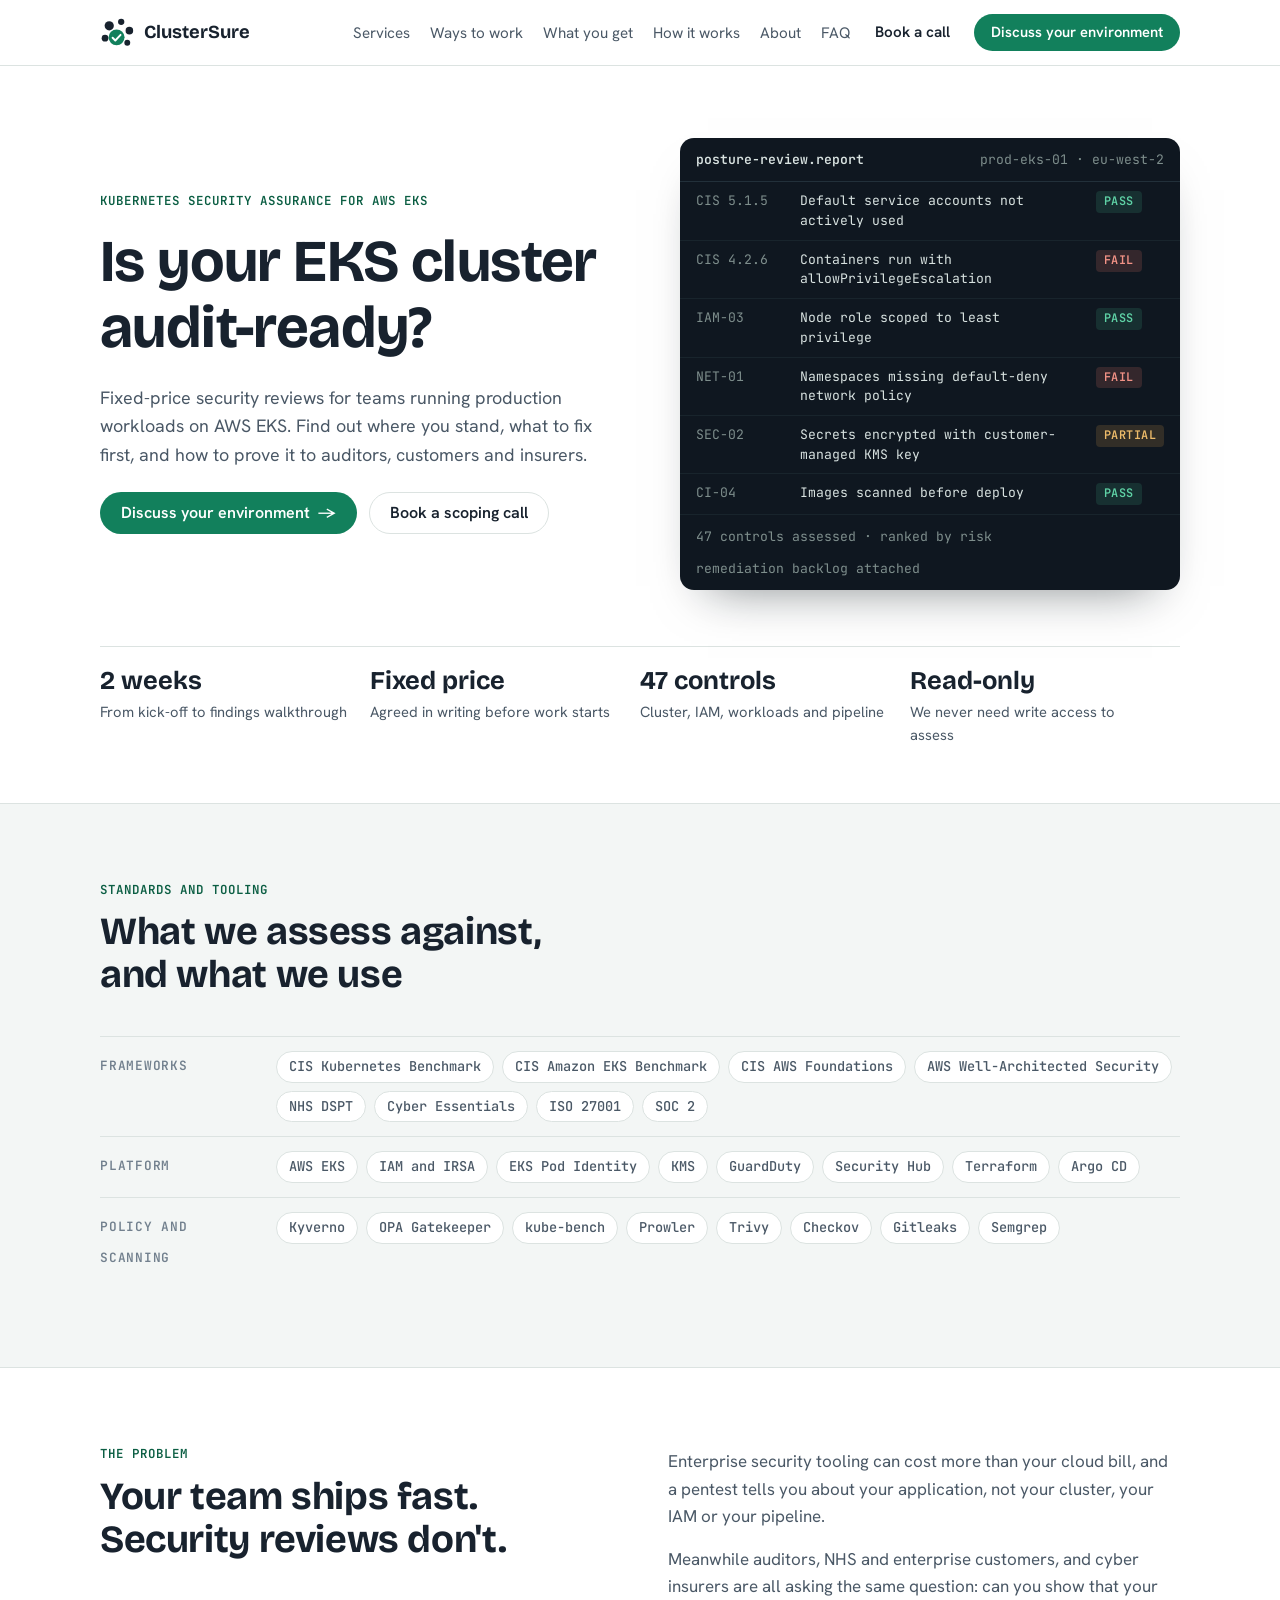
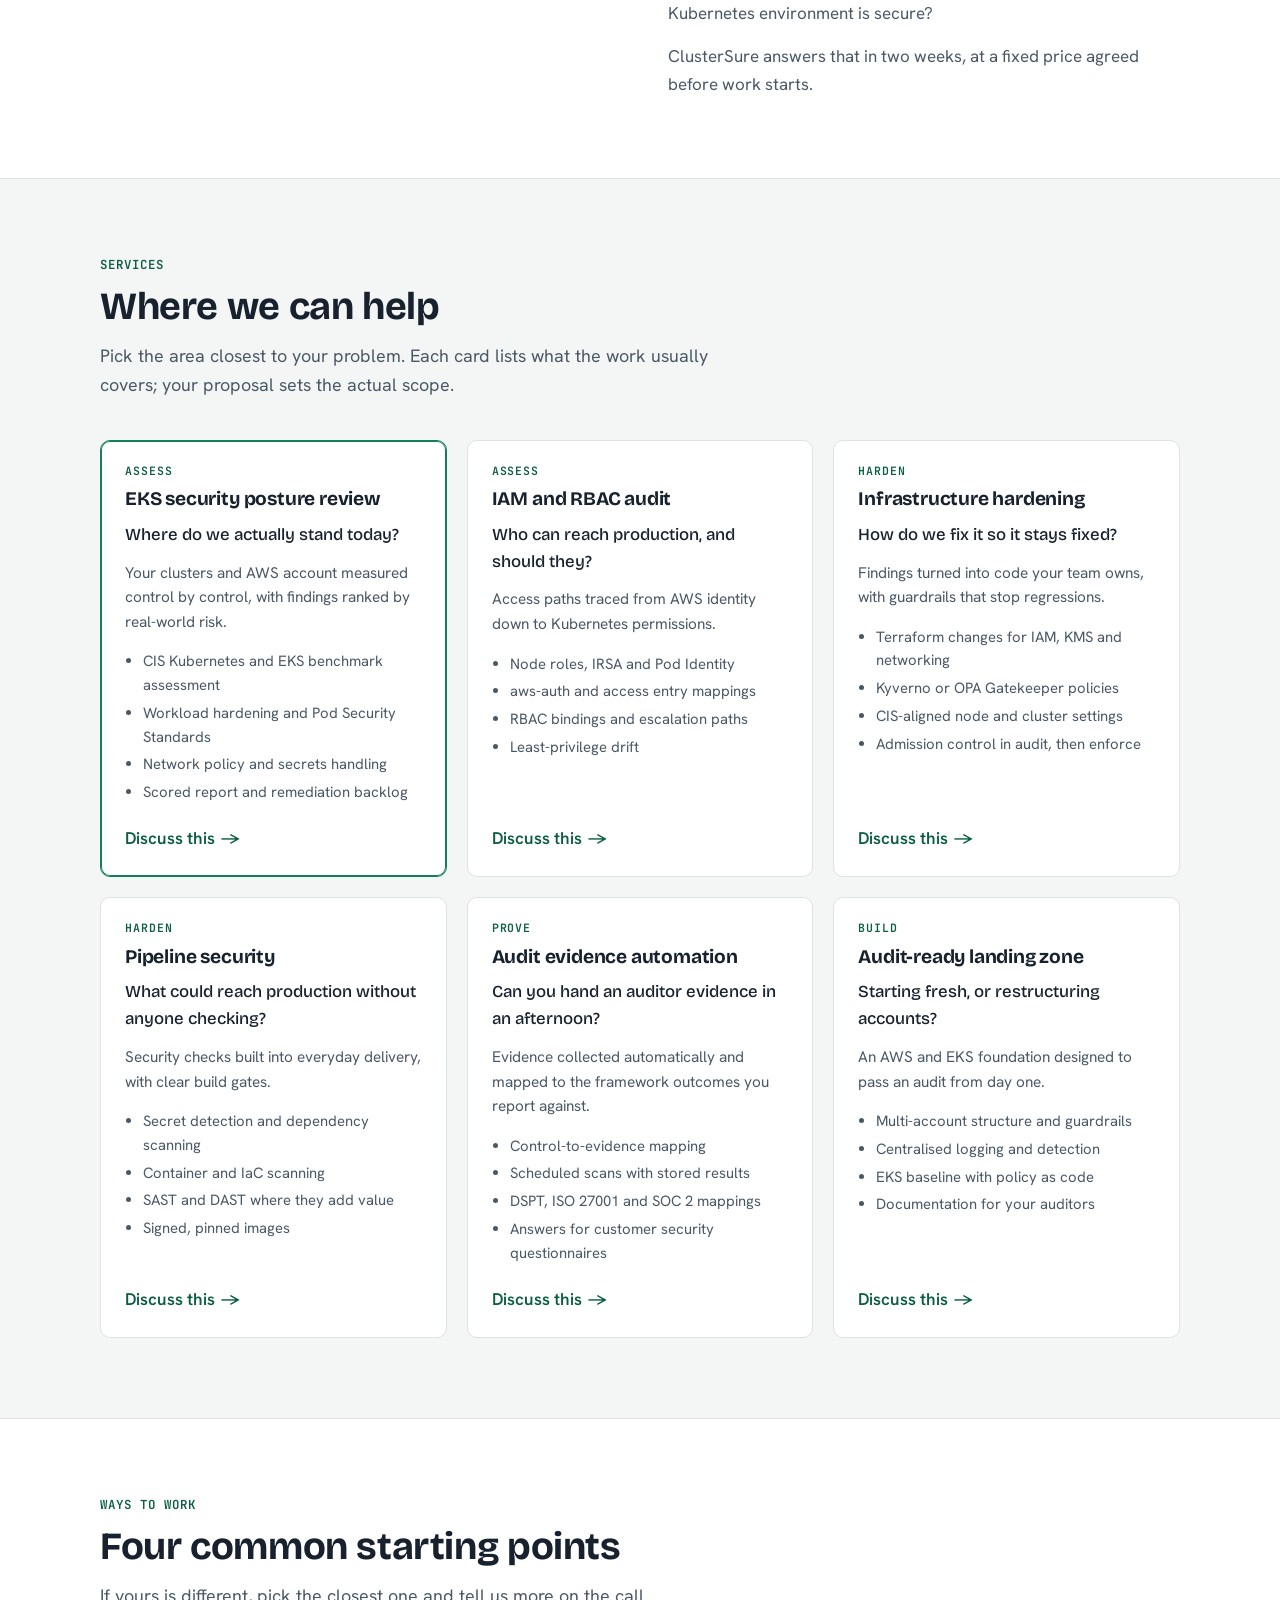
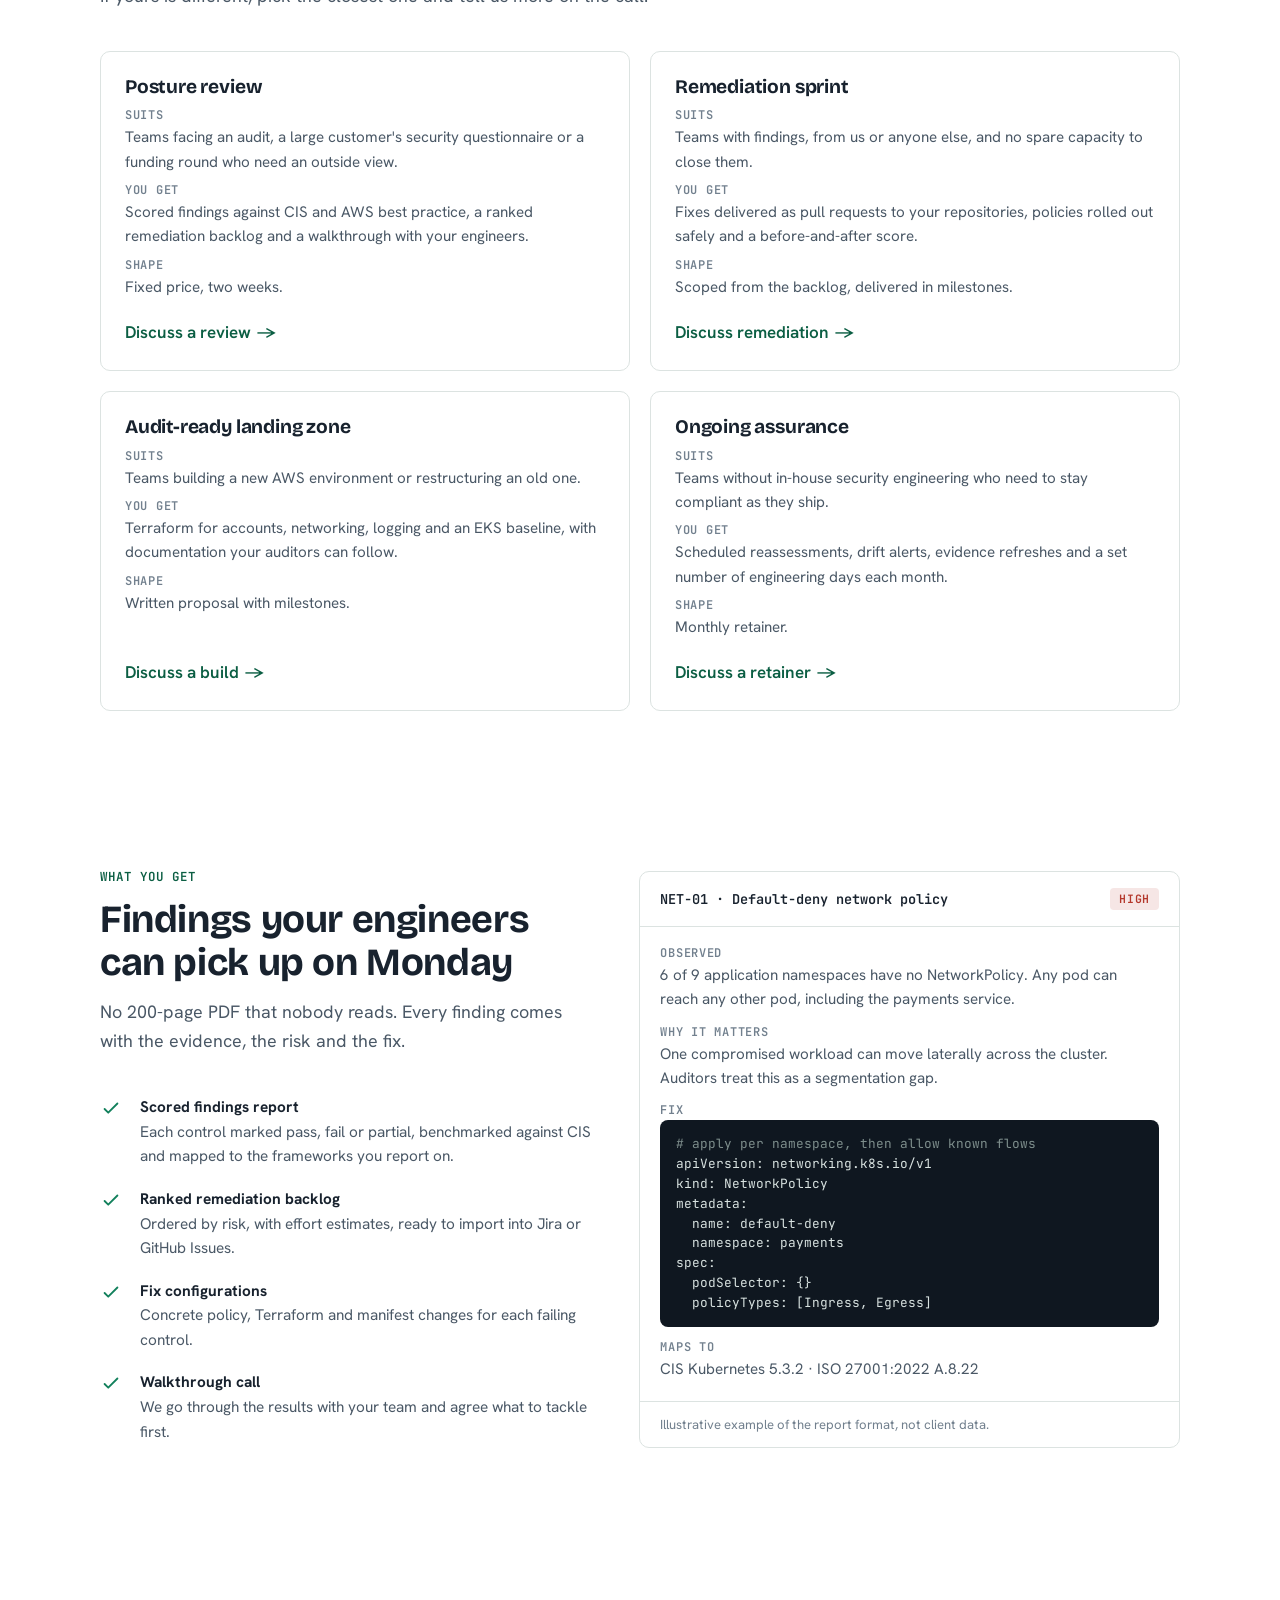
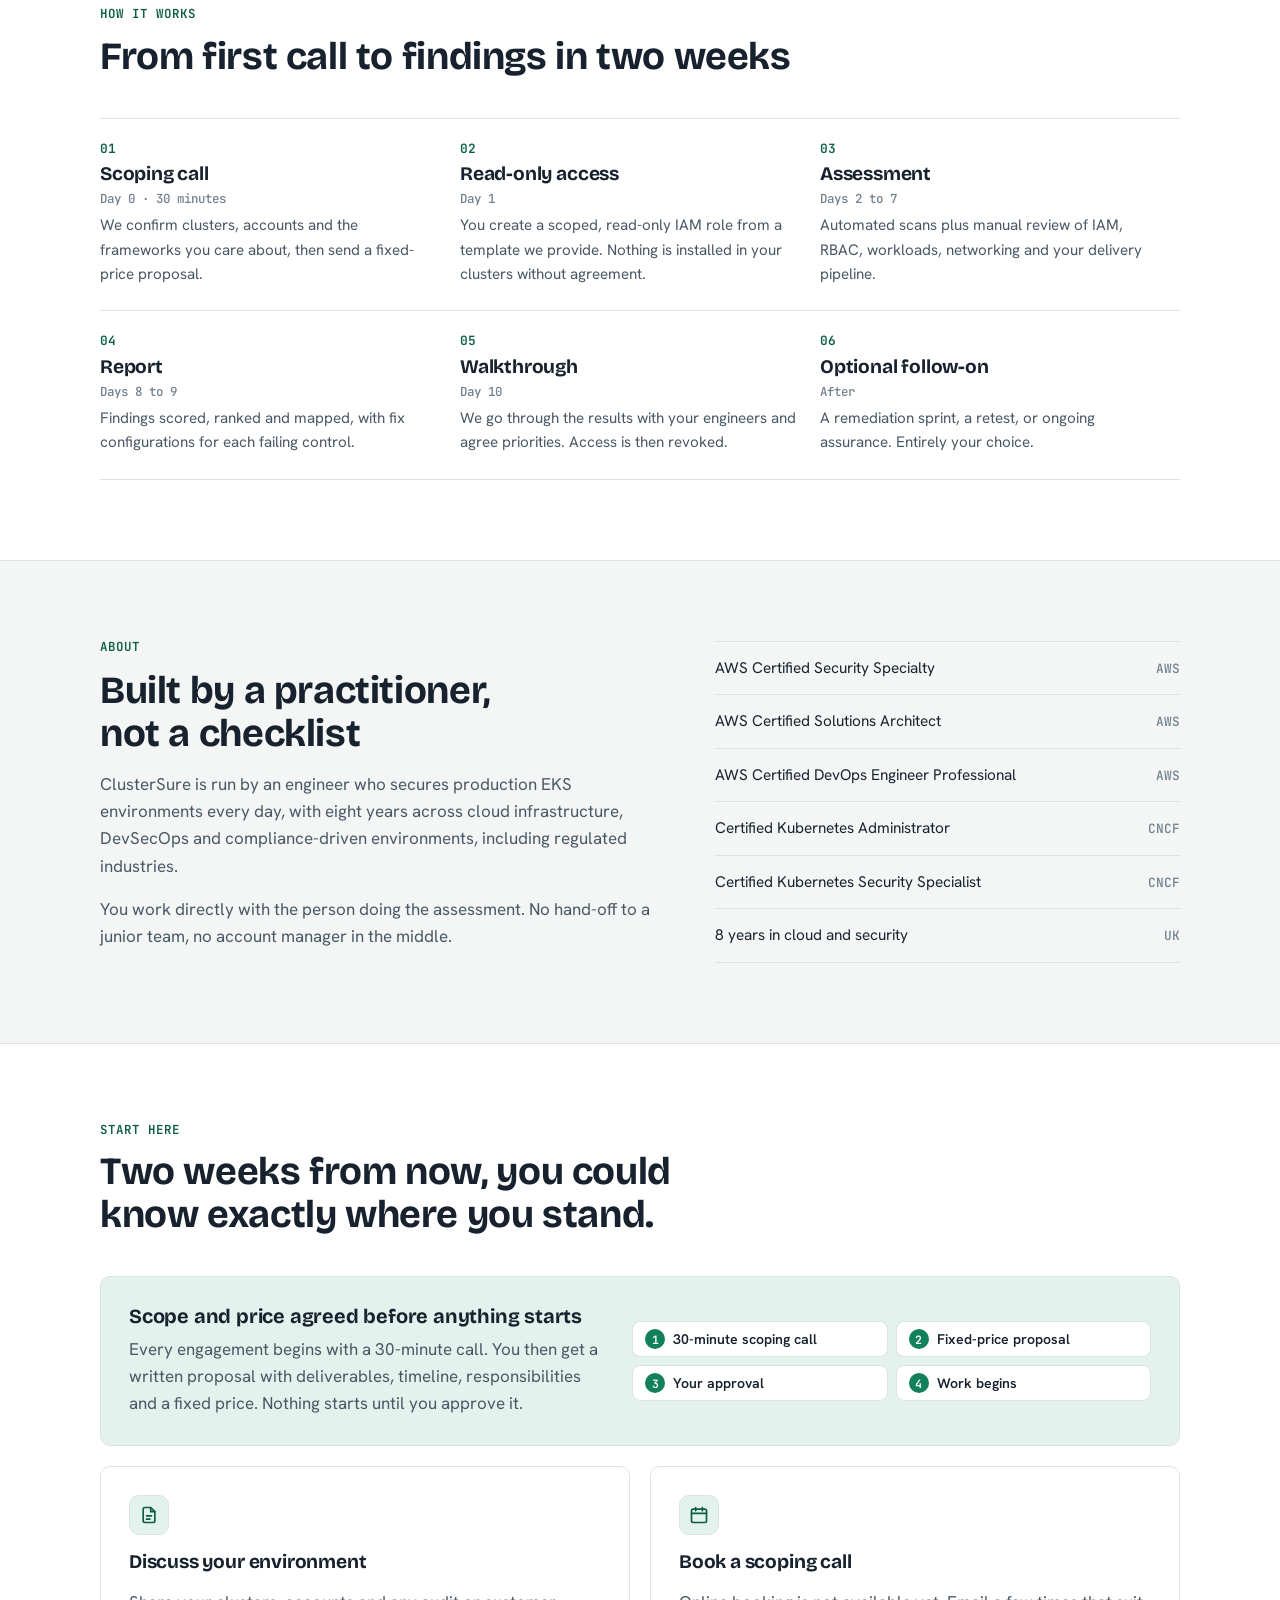
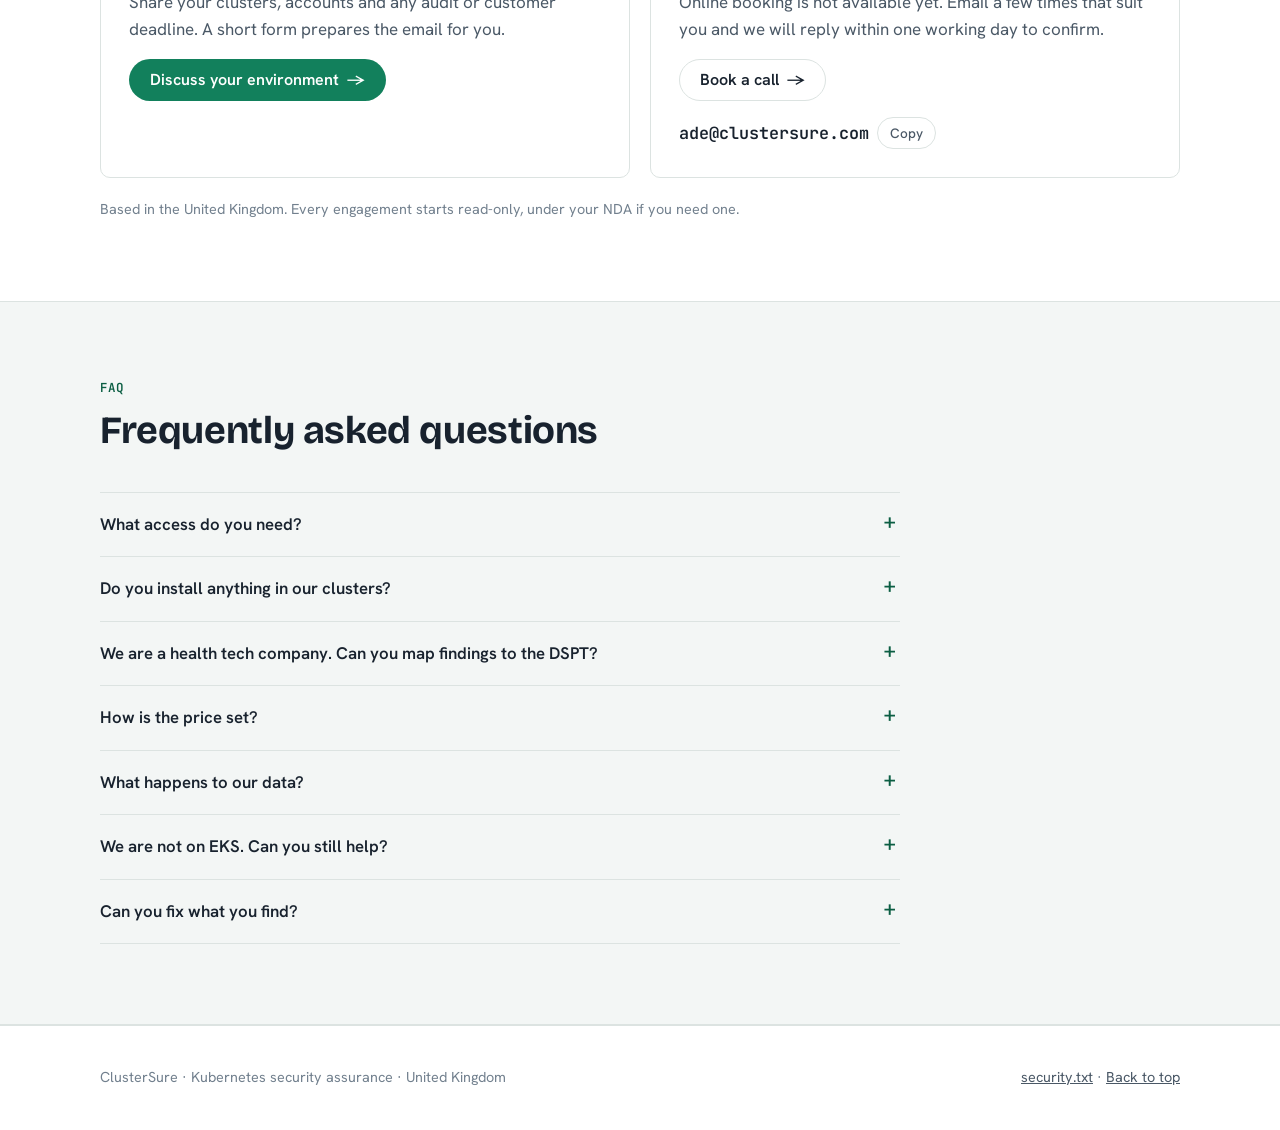
<file: index.html>
<!doctype html>
<html lang="en-GB">
<head>
<meta charset="utf-8">
<meta name="viewport" content="width=device-width, initial-scale=1, viewport-fit=cover">
<title>ClusterSure | Kubernetes security assurance for AWS EKS</title>
<meta name="description" content="Fixed-price Kubernetes and AWS security reviews for teams running production workloads on EKS. Know where you stand, what to fix first, and how to prove it to auditors.">
<meta name="theme-color" content="#0F1720">
<meta property="og:title" content="ClusterSure | Kubernetes security assurance for AWS EKS">
<meta property="og:description" content="Fixed-price EKS security posture reviews, hardening and audit evidence for UK teams.">
<meta property="og:type" content="website">
<meta property="og:url" content="https://clustersure.com/">
<link rel="canonical" href="https://clustersure.com/">
<link rel="icon" href="/assets/logo.svg" type="image/svg+xml">
<link rel="preconnect" href="https://fonts.googleapis.com">
<link rel="preconnect" href="https://fonts.gstatic.com" crossorigin>
<link rel="stylesheet" href="https://fonts.googleapis.com/css2?family=Bricolage+Grotesque:opsz,wght@12..96,500;12..96,700&family=Hanken+Grotesk:wght@400;500;600&family=JetBrains+Mono:wght@400;600&display=swap">
<link rel="stylesheet" href="/assets/site.css?v=026f9c84">
</head>
<body>
<a class="skip" href="#main">Skip to content</a>

<header class="site">
  <div class="wrap nav">
    <a class="brand" href="#top" aria-label="ClusterSure home">
      <svg viewBox="52 46 162 148" aria-hidden="true">
        <g class="logo-node"><circle cx="96" cy="88" r="22"/><circle cx="153" cy="69" r="15"/><circle cx="192" cy="111" r="18"/><circle cx="76" cy="147" r="16"/><circle cx="182" cy="169" r="14"/></g>
        <circle cx="131" cy="143" r="38" fill="#12805C"/>
        <path d="M112 145 l13 13 l25 -27" fill="none" stroke="#fff" stroke-width="9" stroke-linecap="round" stroke-linejoin="round"/>
      </svg>
      ClusterSure
    </a>
    <ul>
      <li><a href="#services">Services</a></li>
      <li><a href="#engage">Ways to work</a></li>
      <li><a href="#deliverables">What you get</a></li>
      <li><a href="#process">How it works</a></li>
      <li><a href="#about">About</a></li>
      <li><a href="#faq">FAQ</a></li>
    </ul>
    <a class="nav-book" href="#contact" data-book>Book a call</a>
    <a class="btn btn-primary" href="#contact" data-topic="Not sure yet"><span class="label-long">Discuss your environment</span><span class="label-short">Get in touch</span></a>
  </div>
</header>

<main id="main">
  <div id="top" class="wrap hero">
    <div class="hero-grid">
      <div class="hero-copy">
        <span class="eyebrow">Kubernetes security assurance for AWS EKS</span>
        <h1>Is your EKS cluster audit-ready?</h1>
        <p class="lede">Fixed-price security reviews for teams running production workloads on AWS EKS. Find out where you stand, what to fix first, and how to prove it to auditors, customers and insurers.</p>
        <div class="hero-actions">
          <a class="btn btn-primary btn-arrow" href="#contact" data-topic="Not sure yet">Discuss your environment</a>
          <a class="btn btn-ghost" href="#contact" data-book>Book a scoping call</a>
        </div>
      </div>

      <figure class="report" aria-label="Sample posture review output" style="margin:0">
        <div class="report-bar"><b>posture-review.report</b><span>prod-eks-01 · eu-west-2</span></div>
        <div class="report-scroll">
          <table>
            <tbody>
              <tr><td>CIS 5.1.5</td><td>Default service accounts not actively used</td><td><span class="tag pass">PASS</span></td></tr>
              <tr><td>CIS 4.2.6</td><td>Containers run with allowPrivilegeEscalation</td><td><span class="tag fail">FAIL</span></td></tr>
              <tr><td>IAM-03</td><td>Node role scoped to least privilege</td><td><span class="tag pass">PASS</span></td></tr>
              <tr><td>NET-01</td><td>Namespaces missing default-deny network policy</td><td><span class="tag fail">FAIL</span></td></tr>
              <tr><td>SEC-02</td><td>Secrets encrypted with customer-managed KMS key</td><td><span class="tag warn">PARTIAL</span></td></tr>
              <tr><td>CI-04</td><td>Images scanned before deploy</td><td><span class="tag pass">PASS</span></td></tr>
            </tbody>
          </table>
        </div>
        <div class="report-foot"><span>47 controls assessed · ranked by risk</span><span>remediation backlog attached</span></div>
      </figure>
    </div>

    <div class="facts">
      <div class="fact"><strong>2 weeks</strong><span>From kick-off to findings walkthrough</span></div>
      <div class="fact"><strong>Fixed price</strong><span>Agreed in writing before work starts</span></div>
      <div class="fact"><strong>47 controls</strong><span>Cluster, IAM, workloads and pipeline</span></div>
      <div class="fact"><strong>Read-only</strong><span>We never need write access to assess</span></div>
    </div>
  </div>

  <section class="band" aria-labelledby="stack-h">
    <div class="wrap">
      <div class="sec-head">
        <span class="eyebrow">Standards and tooling</span>
        <h2 id="stack-h">What we assess against, and what we use</h2>
      </div>
      <div class="stack-group"><h3>Frameworks</h3><ul class="stack"><li>CIS Kubernetes Benchmark</li><li>CIS Amazon EKS Benchmark</li><li>CIS AWS Foundations</li><li>AWS Well-Architected Security</li><li>NHS DSPT</li><li>Cyber Essentials</li><li>ISO 27001</li><li>SOC 2</li></ul></div>
      <div class="stack-group"><h3>Platform</h3><ul class="stack"><li>AWS EKS</li><li>IAM and IRSA</li><li>EKS Pod Identity</li><li>KMS</li><li>GuardDuty</li><li>Security Hub</li><li>Terraform</li><li>Argo CD</li></ul></div>
      <div class="stack-group"><h3>Policy and scanning</h3><ul class="stack"><li>Kyverno</li><li>OPA Gatekeeper</li><li>kube-bench</li><li>Prowler</li><li>Trivy</li><li>Checkov</li><li>Gitleaks</li><li>Semgrep</li></ul></div>
    </div>
  </section>

  <section aria-labelledby="problem-h">
    <div class="wrap problem">
      <div class="sec-head" style="margin:0">
        <span class="eyebrow">The problem</span>
        <h2 id="problem-h">Your team ships fast. Security reviews don't.</h2>
      </div>
      <div class="body">
        <p>Enterprise security tooling can cost more than your cloud bill, and a pentest tells you about your application, not your cluster, your IAM or your pipeline.</p>
        <p>Meanwhile auditors, NHS and enterprise customers, and cyber insurers are all asking the same question: can you show that your Kubernetes environment is secure?</p>
        <p>ClusterSure answers that in two weeks, at a fixed price agreed before work starts.</p>
      </div>
    </div>
  </section>

  <section id="services" class="band" aria-labelledby="services-h">
    <div class="wrap">
      <div class="sec-head">
        <span class="eyebrow">Services</span>
        <h2 id="services-h">Where we can help</h2>
        <p class="lede">Pick the area closest to your problem. Each card lists what the work usually covers; your proposal sets the actual scope.</p>
      </div>
      <div class="cards">
        <article class="card flag">
          <span class="phase">Assess</span>
          <h3>EKS security posture review</h3>
          <p class="q">Where do we actually stand today?</p>
          <p class="d">Your clusters and AWS account measured control by control, with findings ranked by real-world risk.</p>
          <ul><li>CIS Kubernetes and EKS benchmark assessment</li><li>Workload hardening and Pod Security Standards</li><li>Network policy and secrets handling</li><li>Scored report and remediation backlog</li></ul>
          <a class="discuss" href="#contact" data-topic="EKS security posture review">Discuss this</a>
        </article>
        <article class="card">
          <span class="phase">Assess</span>
          <h3>IAM and RBAC audit</h3>
          <p class="q">Who can reach production, and should they?</p>
          <p class="d">Access paths traced from AWS identity down to Kubernetes permissions.</p>
          <ul><li>Node roles, IRSA and Pod Identity</li><li>aws-auth and access entry mappings</li><li>RBAC bindings and escalation paths</li><li>Least-privilege drift</li></ul>
          <a class="discuss" href="#contact" data-topic="IAM and RBAC audit">Discuss this</a>
        </article>
        <article class="card">
          <span class="phase">Harden</span>
          <h3>Infrastructure hardening</h3>
          <p class="q">How do we fix it so it stays fixed?</p>
          <p class="d">Findings turned into code your team owns, with guardrails that stop regressions.</p>
          <ul><li>Terraform changes for IAM, KMS and networking</li><li>Kyverno or OPA Gatekeeper policies</li><li>CIS-aligned node and cluster settings</li><li>Admission control in audit, then enforce</li></ul>
          <a class="discuss" href="#contact" data-topic="Infrastructure hardening">Discuss this</a>
        </article>
        <article class="card">
          <span class="phase">Harden</span>
          <h3>Pipeline security</h3>
          <p class="q">What could reach production without anyone checking?</p>
          <p class="d">Security checks built into everyday delivery, with clear build gates.</p>
          <ul><li>Secret detection and dependency scanning</li><li>Container and IaC scanning</li><li>SAST and DAST where they add value</li><li>Signed, pinned images</li></ul>
          <a class="discuss" href="#contact" data-topic="Pipeline security">Discuss this</a>
        </article>
        <article class="card">
          <span class="phase">Prove</span>
          <h3>Audit evidence automation</h3>
          <p class="q">Can you hand an auditor evidence in an afternoon?</p>
          <p class="d">Evidence collected automatically and mapped to the framework outcomes you report against.</p>
          <ul><li>Control-to-evidence mapping</li><li>Scheduled scans with stored results</li><li>DSPT, ISO 27001 and SOC 2 mappings</li><li>Answers for customer security questionnaires</li></ul>
          <a class="discuss" href="#contact" data-topic="Audit evidence automation">Discuss this</a>
        </article>
        <article class="card">
          <span class="phase">Build</span>
          <h3>Audit-ready landing zone</h3>
          <p class="q">Starting fresh, or restructuring accounts?</p>
          <p class="d">An AWS and EKS foundation designed to pass an audit from day one.</p>
          <ul><li>Multi-account structure and guardrails</li><li>Centralised logging and detection</li><li>EKS baseline with policy as code</li><li>Documentation for your auditors</li></ul>
          <a class="discuss" href="#contact" data-topic="Audit-ready landing zone">Discuss this</a>
        </article>
      </div>
    </div>
  </section>

  <section id="engage" aria-labelledby="engage-h">
    <div class="wrap">
      <div class="sec-head">
        <span class="eyebrow">Ways to work</span>
        <h2 id="engage-h">Four common starting points</h2>
        <p class="lede">If yours is different, pick the closest one and tell us more on the call.</p>
      </div>
      <div class="engage">
        <article class="card">
          <h3>Posture review</h3>
          <dl>
            <div><dt>Suits</dt><dd>Teams facing an audit, a large customer's security questionnaire or a funding round who need an outside view.</dd></div>
            <div><dt>You get</dt><dd>Scored findings against CIS and AWS best practice, a ranked remediation backlog and a walkthrough with your engineers.</dd></div>
            <div><dt>Shape</dt><dd>Fixed price, two weeks.</dd></div>
          </dl>
          <a class="discuss" href="#contact" data-topic="Posture review">Discuss a review</a>
        </article>
        <article class="card">
          <h3>Remediation sprint</h3>
          <dl>
            <div><dt>Suits</dt><dd>Teams with findings, from us or anyone else, and no spare capacity to close them.</dd></div>
            <div><dt>You get</dt><dd>Fixes delivered as pull requests to your repositories, policies rolled out safely and a before-and-after score.</dd></div>
            <div><dt>Shape</dt><dd>Scoped from the backlog, delivered in milestones.</dd></div>
          </dl>
          <a class="discuss" href="#contact" data-topic="Remediation sprint">Discuss remediation</a>
        </article>
        <article class="card">
          <h3>Audit-ready landing zone</h3>
          <dl>
            <div><dt>Suits</dt><dd>Teams building a new AWS environment or restructuring an old one.</dd></div>
            <div><dt>You get</dt><dd>Terraform for accounts, networking, logging and an EKS baseline, with documentation your auditors can follow.</dd></div>
            <div><dt>Shape</dt><dd>Written proposal with milestones.</dd></div>
          </dl>
          <a class="discuss" href="#contact" data-topic="Audit-ready landing zone build">Discuss a build</a>
        </article>
        <article class="card">
          <h3>Ongoing assurance</h3>
          <dl>
            <div><dt>Suits</dt><dd>Teams without in-house security engineering who need to stay compliant as they ship.</dd></div>
            <div><dt>You get</dt><dd>Scheduled reassessments, drift alerts, evidence refreshes and a set number of engineering days each month.</dd></div>
            <div><dt>Shape</dt><dd>Monthly retainer.</dd></div>
          </dl>
          <a class="discuss" href="#contact" data-topic="Ongoing assurance retainer">Discuss a retainer</a>
        </article>
      </div>
    </div>
  </section>

  <section id="deliverables" aria-labelledby="deliver-h">
    <div class="wrap deliver">
      <div>
        <div class="sec-head">
          <span class="eyebrow">What you get</span>
          <h2 id="deliver-h">Findings your engineers can pick up on Monday</h2>
          <p class="lede">No 200-page PDF that nobody reads. Every finding comes with the evidence, the risk and the fix.</p>
        </div>
        <ul class="deliver-list">
          <li><svg viewBox="0 0 24 24" fill="none" stroke="currentColor" stroke-width="2" stroke-linecap="round" stroke-linejoin="round" aria-hidden="true"><path d="M5 12l4 4L19 6"/></svg><p><strong>Scored findings report</strong>Each control marked pass, fail or partial, benchmarked against CIS and mapped to the frameworks you report on.</p></li>
          <li><svg viewBox="0 0 24 24" fill="none" stroke="currentColor" stroke-width="2" stroke-linecap="round" stroke-linejoin="round" aria-hidden="true"><path d="M5 12l4 4L19 6"/></svg><p><strong>Ranked remediation backlog</strong>Ordered by risk, with effort estimates, ready to import into Jira or GitHub Issues.</p></li>
          <li><svg viewBox="0 0 24 24" fill="none" stroke="currentColor" stroke-width="2" stroke-linecap="round" stroke-linejoin="round" aria-hidden="true"><path d="M5 12l4 4L19 6"/></svg><p><strong>Fix configurations</strong>Concrete policy, Terraform and manifest changes for each failing control.</p></li>
          <li><svg viewBox="0 0 24 24" fill="none" stroke="currentColor" stroke-width="2" stroke-linecap="round" stroke-linejoin="round" aria-hidden="true"><path d="M5 12l4 4L19 6"/></svg><p><strong>Walkthrough call</strong>We go through the results with your team and agree what to tackle first.</p></li>
        </ul>
      </div>

      <article class="finding" aria-label="Sample finding">
        <div class="finding-head"><code>NET-01 · Default-deny network policy</code><span class="sev">High</span></div>
        <div class="finding-body">
          <div><h4>Observed</h4><p>6 of 9 application namespaces have no NetworkPolicy. Any pod can reach any other pod, including the payments service.</p></div>
          <div><h4>Why it matters</h4><p>One compromised workload can move laterally across the cluster. Auditors treat this as a segmentation gap.</p></div>
          <div><h4>Fix</h4>
<pre><span class="c"># apply per namespace, then allow known flows</span>
apiVersion: networking.k8s.io/v1
kind: NetworkPolicy
metadata:
  name: default-deny
  namespace: payments
spec:
  podSelector: {}
  policyTypes: [Ingress, Egress]</pre>
          </div>
          <div><h4>Maps to</h4><p>CIS Kubernetes 5.3.2 · ISO 27001:2022 A.8.22</p></div>
        </div>
        <p class="sample-note">Illustrative example of the report format, not client data.</p>
      </article>
    </div>
  </section>

  <section id="process" aria-labelledby="process-h">
    <div class="wrap">
      <div class="sec-head">
        <span class="eyebrow">How it works</span>
        <h2 id="process-h">From first call to findings in two weeks</h2>
      </div>
      <ol class="steps">
        <li><h3>Scoping call</h3><span class="when">Day 0 · 30 minutes</span><p>We confirm clusters, accounts and the frameworks you care about, then send a fixed-price proposal.</p></li>
        <li><h3>Read-only access</h3><span class="when">Day 1</span><p>You create a scoped, read-only IAM role from a template we provide. Nothing is installed in your clusters without agreement.</p></li>
        <li><h3>Assessment</h3><span class="when">Days 2 to 7</span><p>Automated scans plus manual review of IAM, RBAC, workloads, networking and your delivery pipeline.</p></li>
        <li><h3>Report</h3><span class="when">Days 8 to 9</span><p>Findings scored, ranked and mapped, with fix configurations for each failing control.</p></li>
        <li><h3>Walkthrough</h3><span class="when">Day 10</span><p>We go through the results with your engineers and agree priorities. Access is then revoked.</p></li>
        <li><h3>Optional follow-on</h3><span class="when">After</span><p>A remediation sprint, a retest, or ongoing assurance. Entirely your choice.</p></li>
      </ol>
    </div>
  </section>

  <section id="about" class="band" aria-labelledby="about-h">
    <div class="wrap about">
      <div class="body">
        <span class="eyebrow">About</span>
        <h2 id="about-h" style="color:var(--ink)">Built by a practitioner, not a checklist</h2>
        <p>ClusterSure is run by an engineer who secures production EKS environments every day, with eight years across cloud infrastructure, DevSecOps and compliance-driven environments, including regulated industries.</p>
        <p>You work directly with the person doing the assessment. No hand-off to a junior team, no account manager in the middle.</p>
      </div>
      <ul class="creds" aria-label="Certifications">
        <li><span>AWS Certified Security Specialty</span><span>AWS</span></li>
        <li><span>AWS Certified Solutions Architect</span><span>AWS</span></li>
        <li><span>AWS Certified DevOps Engineer Professional</span><span>AWS</span></li>
        <li><span>Certified Kubernetes Administrator</span><span>CNCF</span></li>
        <li><span>Certified Kubernetes Security Specialist</span><span>CNCF</span></li>
        <li><span>8 years in cloud and security</span><span>UK</span></li>
      </ul>
    </div>
  </section>

  <section id="contact" aria-labelledby="contact-h">
    <div class="wrap">
      <div class="sec-head">
        <span class="eyebrow">Start here</span>
        <h2 id="contact-h">Two weeks from now, you could know exactly where you stand.</h2>
      </div>
      <div class="proposal">
        <div>
          <h3>Scope and price agreed before anything starts</h3>
          <p>Every engagement begins with a 30-minute call. You then get a written proposal with deliverables, timeline, responsibilities and a fixed price. Nothing starts until you approve it.</p>
        </div>
        <ol class="flow" aria-label="How an engagement is agreed">
          <li><span>30-minute scoping call</span></li>
          <li><span>Fixed-price proposal</span></li>
          <li><span>Your approval</span></li>
          <li><span>Work begins</span></li>
        </ol>
      </div>
      <div class="contact-cards">
        <div class="mailbox">
          <span class="card-icon" aria-hidden="true"><svg viewBox="0 0 24 24" fill="none" stroke="currentColor" stroke-width="2" stroke-linecap="round" stroke-linejoin="round"><path d="M14 3H7a2 2 0 0 0-2 2v14a2 2 0 0 0 2 2h10a2 2 0 0 0 2-2V8z"/><path d="M14 3v5h5M9 13h6M9 17h4"/></svg></span>
          <h3>Discuss your environment</h3>
          <p>Share your clusters, accounts and any audit or customer deadline. A short form prepares the email for you.</p>
          <a class="btn btn-primary btn-arrow" href="mailto:ade@clustersure.com?subject=ClusterSure%3A%20enquiry" data-topic="Not sure yet">Discuss your environment</a>
        </div>
        <div class="mailbox">
          <span class="card-icon" aria-hidden="true"><svg viewBox="0 0 24 24" fill="none" stroke="currentColor" stroke-width="2" stroke-linecap="round" stroke-linejoin="round"><rect x="3" y="5" width="18" height="16" rx="2"/><path d="M16 3v4M8 3v4M3 10h18"/></svg></span>
          <h3>Book a scoping call</h3>
          <p>Online booking is not available yet. Email a few times that suit you and we will reply within one working day to confirm.</p>
          <a class="btn btn-ghost btn-arrow" href="mailto:ade@clustersure.com?subject=ClusterSure%3A%20scoping%20call" data-book>Book a call</a>
          <div class="mail-row">
            <span class="mail-addr" id="mail-addr">ade@clustersure.com</span>
            <button class="copy" type="button" id="copy-mail">Copy</button>
          </div>
        </div>
      </div>
      <p class="contact-foot">Based in the United Kingdom. Every engagement starts read-only, under your NDA if you need one.</p>
    </div>
  </section>

  <section id="faq" class="band" aria-labelledby="faq-h">
    <div class="wrap">
      <div class="sec-head">
        <span class="eyebrow">FAQ</span>
        <h2 id="faq-h">Frequently asked questions</h2>
      </div>
      <div class="faq">
        <details><summary>What access do you need?</summary><p>A read-only IAM role in each AWS account in scope, created from a Terraform or CloudFormation template we provide, plus read-only cluster access mapped to that role. We never need write access to assess, and access is revoked at the end of the engagement.</p></details>
        <details><summary>Do you install anything in our clusters?</summary><p>Not by default. Most checks run against the Kubernetes and AWS APIs from outside the cluster. If a node-level check such as kube-bench is useful, we agree it with you first and remove it afterwards.</p></details>
        <details><summary>We are a health tech company. Can you map findings to the DSPT?</summary><p>Yes. Findings can be mapped to the NHS Data Security and Protection Toolkit, Cyber Essentials and ISO 27001, which together cover most of what NHS customers ask health tech suppliers for. Tell us which frameworks matter on the scoping call.</p></details>
        <details><summary>How is the price set?</summary><p>By scope: the number of clusters and AWS accounts, and whether pipeline review is included. You get a fixed price in writing before any work starts, and it does not change unless you change the scope.</p></details>
        <details><summary>What happens to our data?</summary><p>Scan output and evidence are stored encrypted, kept only for the engagement and an agreed retention period, then deleted. We are happy to sign your NDA or work under your data processing terms.</p></details>
        <details><summary>We are not on EKS. Can you still help?</summary><p>The posture review is built for EKS, but IAM, pipeline security and evidence automation apply to any AWS estate. Ask on the call and we will tell you plainly whether it is a good fit.</p></details>
        <details><summary>Can you fix what you find?</summary><p>Yes. A remediation sprint delivers the fixes as pull requests to your repositories, so your team reviews and owns every change.</p></details>
      </div>
    </div>
  </section>
</main>

<footer>
  <div class="wrap foot">
    <span>ClusterSure · Kubernetes security assurance · United Kingdom</span>
    <span><a href="/.well-known/security.txt">security.txt</a> · <a href="#top">Back to top</a></span>
  </div>
</footer>

<dialog class="modal" id="discuss-dialog" aria-labelledby="discuss-title">
  <form class="modal-body" id="discuss-form" novalidate>
    <button class="modal-close" type="button" data-close aria-label="Close">&times;</button>
    <h2 id="discuss-title">Discuss your environment</h2>
    <p class="modal-lede">Tell us what you want to secure or improve. We’ll confirm the scope and send a fixed-price proposal covering deliverables, timeline and responsibilities before any work begins.</p>
    <div class="field-row">
      <label class="field"><span>Your name</span><input name="name" autocomplete="name" placeholder="Your name" required></label>
      <label class="field"><span>Email address</span><input name="email" type="email" autocomplete="email" placeholder="you@company.com" required></label>
    </div>
    <label class="field"><span>What do you need help with?</span>
      <select name="service">
        <option>Not sure yet</option>
        <option>EKS security posture review</option>
        <option>IAM and RBAC audit</option>
        <option>Infrastructure hardening</option>
        <option>Pipeline security</option>
        <option>Audit evidence automation</option>
        <option>Audit-ready landing zone</option>
        <option>Remediation sprint</option>
        <option>Ongoing assurance retainer</option>
      </select>
    </label>
    <label class="field"><span>What do you want to secure or improve?</span><textarea name="message" rows="4" placeholder="Your clusters and AWS accounts, the audit or customer deadline you are facing, and what a good result looks like." required></textarea></label>
    <label class="field"><span>Company website <em>(optional)</em></span><input name="website" autocomplete="url" placeholder="yourcompany.com"></label>
    <div class="field-row">
      <label class="field"><span>When do you want to start?</span>
        <select name="timing">
          <option>Not sure yet</option>
          <option>As soon as possible</option>
          <option>Within 1 to 3 months</option>
          <option>In 3 to 6 months</option>
          <option>Just exploring</option>
        </select>
      </label>
      <label class="field"><span>Budget <em>(optional)</em></span>
        <select name="budget">
          <option>Not sure yet</option>
          <option>Under £5,000</option>
          <option>£5,000 to £15,000</option>
          <option>£15,000 to £50,000</option>
          <option>Over £50,000</option>
        </select>
      </label>
    </div>
    <p class="modal-note">This prepares an email to ade@clustersure.com in your email app. Nothing is sent until you send it there.</p>
    <div class="modal-actions">
      <button class="btn btn-primary" type="submit">Prepare my email</button>
      <button class="btn btn-ghost" type="button" data-copy-message>Copy message instead</button>
    </div>
    <p class="modal-status" role="status" aria-live="polite"></p>
  </form>
</dialog>

<dialog class="modal" id="book-dialog" aria-labelledby="book-title">
  <div class="modal-body">
    <button class="modal-close" type="button" data-close aria-label="Close">&times;</button>
    <h2 id="book-title">Book a scoping call</h2>
    <p class="modal-lede">A 30-minute conversation with Ade about your environment, your deadlines and the help you need. No obligation.</p>
    <div class="notice">
      <strong>Online booking is not available yet</strong>
      <p>Email a few times that suit you, with your time zone, and we will reply within one working day to confirm a call.</p>
    </div>
    <div class="modal-actions">
      <a class="btn btn-primary" id="book-mailto" href="mailto:ade@clustersure.com?subject=ClusterSure%3A%20scoping%20call"><svg class="btn-icon" viewBox="0 0 24 24" fill="none" stroke="currentColor" stroke-width="2" stroke-linecap="round" stroke-linejoin="round" aria-hidden="true"><rect x="3" y="5" width="18" height="14" rx="2"/><path d="M3 7l9 6 9-6"/></svg>Email to book a call</a>
      <button class="btn btn-ghost" type="button" data-switch-form>Use the form instead</button>
    </div>
    <p class="modal-note">No email app? Copy the address and email from your usual inbox.</p>
    <div class="mail-row">
      <span class="mail-addr">ade@clustersure.com</span>
      <button class="copy" type="button" data-copy-address>Copy</button>
    </div>
  </div>
</dialog>

<script src="/assets/contact.js?v=e6eded02" defer></script>
<script src="/assets/copy-mail.js?v=1b1cce80" defer></script>
</body>
</html>
</file>
<file: assets/site.css>
/* Layout: one 1120px column; hero splits copy / sample report, sections alternate plain and tinted bands */
:root{
  --ink:#18222E; --ink-2:#4A5866; --ink-3:#72808E;
  --paper:#FFFFFF; --band:#F3F6F5; --line:#DCE3E1;
  --accent:#12805C; --accent-ink:#0B5E43; --accent-wash:#E3F2EC;
  --pass:#12805C; --fail:#B4372B; --warn:#A86A12;
  --code-bg:#0F1720; --code-fg:#D8E2E0; --code-dim:#7E8E8C;
  --f-display:"Bricolage Grotesque", "Avenir Next", "Segoe UI", sans-serif;
  --f-body:"Hanken Grotesk", "Helvetica Neue", Arial, sans-serif;
  --f-mono:"JetBrains Mono", ui-monospace, Menlo, Consolas, monospace;
  --r:10px;
}
@media (prefers-color-scheme: dark){
  :root:not([data-theme="light"]){
    --ink:#E6ECEA; --ink-2:#AAB7B4; --ink-3:#7F8D8A;
    --paper:#0D1419; --band:#121C22; --line:#24323A;
    --accent:#3FB68B; --accent-ink:#6FD1AC; --accent-wash:#13302A;
    --pass:#3FB68B; --fail:#EE7A6D; --warn:#E3A84B;
    --code-bg:#080D11; --code-fg:#D8E2E0; --code-dim:#6E7F7C;
    color-scheme:dark;
  }
}
:root[data-theme="dark"]{
  --ink:#E6ECEA; --ink-2:#AAB7B4; --ink-3:#7F8D8A;
  --paper:#0D1419; --band:#121C22; --line:#24323A;
  --accent:#3FB68B; --accent-ink:#6FD1AC; --accent-wash:#13302A;
  --pass:#3FB68B; --fail:#EE7A6D; --warn:#E3A84B;
  --code-bg:#080D11; --code-fg:#D8E2E0; --code-dim:#6E7F7C;
  color-scheme:dark;
}
*{box-sizing:border-box}
html{scroll-behavior:smooth}
@media (prefers-reduced-motion: reduce){html{scroll-behavior:auto}}
body{margin:0;background:var(--paper);color:var(--ink);font:400 17px/1.6 var(--f-body);-webkit-font-smoothing:antialiased}
img,svg{max-width:100%}
a{color:var(--accent-ink)}
a:focus-visible,button:focus-visible,summary:focus-visible{outline:2px solid var(--accent);outline-offset:3px;border-radius:4px}
h1,h2,h3{font-family:var(--f-display);line-height:1.12;text-wrap:balance;margin:0;letter-spacing:-0.01em}
h1{font-size:clamp(2.3rem,5.4vw,3.7rem);font-weight:700}
h2{font-size:clamp(1.7rem,3.4vw,2.4rem);font-weight:700}
h3{font-size:1.2rem;font-weight:700}
p{margin:0}
.wrap{max-width:1120px;margin:0 auto;padding-inline:20px}
.skip{position:absolute;left:-999px}
.skip:focus{left:16px;top:16px;background:var(--paper);padding:8px 12px;z-index:20}
.eyebrow{font:600 .78rem/1 var(--f-mono);letter-spacing:.08em;text-transform:uppercase;color:var(--accent-ink)}
.lede{color:var(--ink-2);font-size:1.12rem;max-width:62ch}
.btn{display:inline-flex;align-items:center;gap:8px;padding:12px 20px;border-radius:999px;font:600 1rem/1 var(--f-body);text-decoration:none;border:1px solid transparent;cursor:pointer}
.btn-primary{background:var(--accent);color:#fff}
.btn-primary:hover{background:var(--accent-ink)}
:root[data-theme="dark"] .btn-primary{color:#06110D}
@media (prefers-color-scheme: dark){:root:not([data-theme="light"]) .btn-primary{color:#06110D}}
.btn-ghost{border-color:var(--line);color:var(--ink);background:transparent}
.btn-ghost:hover{border-color:var(--accent)}

/* header */
header.site{position:sticky;top:env(safe-area-inset-top,0px);z-index:10;background:color-mix(in srgb,var(--paper) 88%,transparent);backdrop-filter:blur(10px);border-bottom:1px solid var(--line)}
.nav{display:flex;align-items:center;gap:24px;padding-block:14px}
.brand{display:flex;align-items:center;gap:10px;text-decoration:none;color:var(--ink);font:700 1.15rem/1 var(--f-display)}
.brand svg{width:34px;height:auto}
.logo-node{fill:var(--ink)}
.nav ul{display:flex;gap:20px;list-style:none;margin:0 0 0 auto;padding:0}
.nav ul a{color:var(--ink-2);text-decoration:none;font-size:.95rem}
.nav ul a:hover{color:var(--ink)}
.nav .btn{padding:10px 16px;font-size:.92rem}
.nav-book{color:var(--ink);font-weight:600;font-size:.95rem;text-decoration:none;white-space:nowrap}
.nav-book:hover{color:var(--accent-ink)}
@media (max-width:900px){.nav ul{display:none}.nav-book{margin-left:auto}}
.nav .btn{white-space:nowrap}
.label-short{display:none}
@media (max-width:560px){.nav-book{display:none}.nav .btn{margin-left:auto}.nav .label-long{display:none}.nav .label-short{display:inline}}

/* hero */
.hero{padding-block:72px 56px}
.hero-grid{display:grid;grid-template-columns:1.05fr 1fr;gap:56px;align-items:center}
.hero-copy{display:flex;flex-direction:column;gap:22px;min-width:0}
.hero-actions{display:flex;gap:12px;flex-wrap:wrap}
@media (max-width:900px){.hero-grid{grid-template-columns:1fr;gap:40px}.hero{padding-block:48px 40px}}

.report{background:var(--code-bg);color:var(--code-fg);border-radius:14px;font:400 .82rem/1.5 var(--f-mono);overflow:hidden;min-width:0;box-shadow:0 24px 48px -28px rgba(10,20,25,.55)}
.report-bar{display:flex;flex-wrap:wrap;justify-content:space-between;gap:4px 12px;padding:12px 16px;border-bottom:1px solid #22303A;color:var(--code-dim)}
.report-bar b{color:var(--code-fg);font-weight:600}
.report-bar>*{white-space:nowrap}
.report-scroll{overflow-x:auto}
.report table{width:100%;border-collapse:collapse;min-width:440px}
.report td{padding:9px 16px;border-bottom:1px solid #18242C;vertical-align:top}
.report td:first-child{color:var(--code-dim);white-space:nowrap}
.tag{display:inline-block;padding:2px 8px;border-radius:4px;font-weight:600;font-size:.74rem;letter-spacing:.04em}
.tag.pass{background:rgba(63,182,139,.16);color:#5FD2A6}
.tag.fail{background:rgba(238,122,109,.16);color:#F29286}
.tag.warn{background:rgba(227,168,75,.16);color:#EDBB6A}
.report-foot{padding:12px 16px;color:var(--code-dim);display:flex;justify-content:space-between;gap:12px;flex-wrap:wrap}

.facts{display:grid;grid-template-columns:repeat(4,1fr);gap:0;margin-top:56px;border-top:1px solid var(--line)}
.fact{padding:20px 20px 0 0;display:flex;flex-direction:column;gap:4px}
.fact strong{font:700 1.6rem/1.1 var(--f-display)}
.fact span{color:var(--ink-2);font-size:.92rem}
@media (max-width:700px){.facts{grid-template-columns:repeat(2,1fr);row-gap:8px}}

/* sections */
section{padding-block:80px}
section.band{background:var(--band);border-block:1px solid var(--line)}
.sec-head{display:flex;flex-direction:column;gap:14px;margin-bottom:40px;max-width:720px}
@media (max-width:700px){section{padding-block:56px}}

.stack{display:flex;flex-wrap:wrap;gap:8px}
.stack li{list-style:none;font:500 .85rem/1 var(--f-mono);padding:8px 12px;border:1px solid var(--line);border-radius:999px;color:var(--ink-2);background:var(--paper)}
.stack-group{display:grid;grid-template-columns:160px 1fr;gap:16px;align-items:start;padding-block:14px;border-top:1px solid var(--line)}
.stack-group h3{font:600 .8rem/2.4 var(--f-mono);letter-spacing:.06em;text-transform:uppercase;color:var(--ink-3)}
.stack-group ul{margin:0;padding:0}
@media (max-width:700px){.stack-group{grid-template-columns:1fr;gap:8px}}

.problem{display:grid;grid-template-columns:1fr 1fr;gap:56px}
.problem p+p{margin-top:16px}
.problem .body{color:var(--ink-2)}
@media (max-width:800px){.problem{grid-template-columns:1fr;gap:24px}}

.cards{display:grid;grid-template-columns:repeat(3,1fr);gap:20px}
@media (max-width:980px){.cards{grid-template-columns:repeat(2,1fr)}}
@media (max-width:640px){.cards{grid-template-columns:1fr}}
.card{background:var(--paper);border:1px solid var(--line);border-radius:var(--r);padding:24px;display:flex;flex-direction:column;gap:12px;min-width:0}
.card .q{font-family:var(--f-display);font-size:1.05rem;color:var(--ink);font-weight:500}
.card .d{color:var(--ink-2);font-size:.96rem}
.card ul{margin:4px 0 0;padding-left:18px;color:var(--ink-2);font-size:.93rem;display:grid;gap:4px}
.card .phase{font:600 .72rem/1 var(--f-mono);letter-spacing:.08em;text-transform:uppercase;color:var(--accent-ink)}
.card.flag{border-color:var(--accent);box-shadow:inset 0 0 0 1px var(--accent)}

.engage{display:grid;grid-template-columns:repeat(2,1fr);gap:20px}
@media (max-width:760px){.engage{grid-template-columns:1fr}}
.engage .card dl{margin:0;display:grid;gap:10px}
.engage dt{font:600 .75rem/1 var(--f-mono);letter-spacing:.06em;text-transform:uppercase;color:var(--ink-3)}
.engage dd{margin:4px 0 0;color:var(--ink-2);font-size:.95rem}
.engage .card a{margin-top:auto;font-weight:600}

.deliver{display:grid;grid-template-columns:1fr 1.1fr;gap:48px;align-items:start}
@media (max-width:900px){.deliver{grid-template-columns:1fr}}
.deliver-list{display:grid;gap:18px;margin:0;padding:0;list-style:none}
.deliver-list li{display:grid;grid-template-columns:28px 1fr;gap:12px}
.deliver-list svg{width:22px;height:22px;margin-top:3px;color:var(--accent)}
.deliver-list p{color:var(--ink-2);font-size:.96rem}
.deliver-list strong{display:block;color:var(--ink)}
.finding{background:var(--paper);border:1px solid var(--line);border-radius:var(--r);overflow:hidden;min-width:0}
.finding-head{padding:16px 20px;border-bottom:1px solid var(--line);display:flex;justify-content:space-between;gap:12px;flex-wrap:wrap;align-items:center}
.finding-head code{font:600 .85rem var(--f-mono);color:var(--ink)}
.sev{font:600 .72rem/1 var(--f-mono);letter-spacing:.06em;text-transform:uppercase;padding:5px 9px;border-radius:4px;color:var(--fail);background:color-mix(in srgb,var(--fail) 12%,transparent)}
.finding-body{padding:20px;display:grid;gap:14px;font-size:.95rem}
.finding-body h4{margin:0 0 4px;font:600 .75rem/1 var(--f-mono);letter-spacing:.06em;text-transform:uppercase;color:var(--ink-3)}
.finding-body p{color:var(--ink-2)}
.finding pre{margin:0;background:var(--code-bg);color:var(--code-fg);padding:14px 16px;border-radius:8px;font:400 .8rem/1.55 var(--f-mono);overflow-x:auto}
.finding pre .c{color:var(--code-dim)}
.sample-note{font-size:.82rem;color:var(--ink-3);padding:12px 20px;border-top:1px solid var(--line)}

.steps{display:grid;grid-template-columns:repeat(3,1fr);gap:0;counter-reset:s;list-style:none;margin:0;padding:0;border-top:1px solid var(--line)}
@media (max-width:860px){.steps{grid-template-columns:1fr}}
.steps li{padding:24px 24px 24px 0;display:grid;gap:8px;counter-increment:s;border-bottom:1px solid var(--line)}
.steps li::before{content:counter(s,decimal-leading-zero);font:600 .8rem/1 var(--f-mono);color:var(--accent-ink)}
.steps li p{color:var(--ink-2);font-size:.95rem}
.steps .when{font:500 .78rem/1 var(--f-mono);color:var(--ink-3)}

.about{display:grid;grid-template-columns:1.2fr 1fr;gap:56px;align-items:start}
@media (max-width:860px){.about{grid-template-columns:1fr;gap:28px}}
.about .body{display:grid;gap:16px;color:var(--ink-2)}
.creds{list-style:none;margin:0;padding:0;display:grid;gap:0;border-top:1px solid var(--line)}
.creds li{display:flex;justify-content:space-between;align-items:baseline;gap:16px;padding:14px 0;border-bottom:1px solid var(--line);font-size:.96rem}
.creds li span:last-child{font:500 .8rem var(--f-mono);color:var(--ink-3);text-align:right}

.mailbox{background:var(--paper);border:1px solid var(--line);border-radius:var(--r);padding:28px;display:grid;gap:16px;align-content:start}
.mail-row{display:flex;gap:8px;flex-wrap:wrap;align-items:center}
.mail-addr{font:600 1.05rem var(--f-mono);user-select:all;color:var(--ink);word-break:break-all}
.copy{font:500 .85rem var(--f-body);background:none;border:1px solid var(--line);border-radius:999px;padding:6px 12px;color:var(--ink-2);cursor:pointer}
.copy:hover{border-color:var(--accent);color:var(--ink)}
.mailbox small{color:var(--ink-3)}

.faq{max-width:800px;display:grid;gap:0;border-top:1px solid var(--line)}
.faq details{border-bottom:1px solid var(--line)}
.faq summary{cursor:pointer;list-style:none;padding:20px 32px 20px 0;font:600 1.05rem/1.4 var(--f-body);position:relative}
.faq summary::-webkit-details-marker{display:none}
.faq summary::after{content:"+";position:absolute;right:4px;top:18px;font:400 1.4rem/1 var(--f-mono);color:var(--accent-ink)}
.faq details[open] summary::after{content:"\2212"}
.faq details p{padding:0 0 20px;color:var(--ink-2);max-width:68ch}

footer{padding-block:40px;border-top:1px solid var(--line);color:var(--ink-3);font-size:.9rem}
.foot{display:flex;justify-content:space-between;gap:16px;flex-wrap:wrap;align-items:center}
.foot a{color:var(--ink-2)}

/* discuss links */
.discuss{display:inline-flex;align-items:center;gap:6px;margin-top:auto;padding-top:8px;font-weight:600;text-decoration:none;color:var(--accent-ink)}
.discuss::after{content:"\2192";transition:transform .15s}
.discuss:hover::after{transform:translateX(3px)}
@media (prefers-reduced-motion: reduce){.discuss::after{transition:none}}

/* product page */
.crumbs{font:500 .85rem var(--f-mono);color:var(--ink-3);padding-top:28px}
.crumbs a{color:var(--ink-2)}
.console{background:var(--code-bg);color:var(--code-fg);border-radius:14px;overflow:hidden;font:400 .82rem/1.5 var(--f-mono);min-width:0}
.console-top{display:flex;justify-content:space-between;gap:12px;padding:12px 16px;border-bottom:1px solid #22303A;color:var(--code-dim);flex-wrap:wrap}
.console-top b{color:var(--code-fg)}
.score{display:grid;grid-template-columns:repeat(4,1fr);border-bottom:1px solid #18242C}
.score div{padding:14px 16px;display:grid;gap:2px;border-right:1px solid #18242C}
.score div:last-child{border-right:0}
.score strong{font:700 1.4rem/1.1 var(--f-display);font-variant-numeric:tabular-nums}
.score span{color:var(--code-dim);font-size:.72rem;text-transform:uppercase;letter-spacing:.06em}
.score .crit strong{color:#F29286}.score .high strong{color:#EDBB6A}
@media (max-width:560px){.score{grid-template-columns:repeat(2,1fr)}.score div:nth-child(2){border-right:0}}
.features{display:grid;grid-template-columns:repeat(3,1fr);gap:20px}
@media (max-width:900px){.features{grid-template-columns:1fr}}
/* contact dialogs */
.modal{width:min(640px,calc(100vw - 32px));max-height:calc(100dvh - 32px);padding:0;border:1px solid var(--line);border-radius:var(--r);background:var(--paper);color:var(--ink);box-shadow:0 24px 64px rgba(15,23,32,.28)}
.modal::backdrop{background:rgba(15,23,32,.55)}
.modal-body{position:relative;display:grid;gap:16px;padding:32px}
@media (max-width:560px){.modal-body{padding:24px 20px}}
.modal h2{font-size:1.6rem;padding-right:40px}
.modal p{margin:0}
.modal-lede{color:var(--ink-2)}
.modal-close{position:absolute;top:16px;right:16px;width:36px;height:36px;border:0;border-radius:999px;background:none;color:var(--ink-2);font-size:1.6rem;line-height:1;cursor:pointer}
.modal-close:hover{background:var(--band);color:var(--ink)}
.field-row{display:grid;grid-template-columns:1fr 1fr;gap:16px}
@media (max-width:560px){.field-row{grid-template-columns:1fr}}
.field{display:grid;gap:6px;min-width:0;font-weight:600;font-size:.92rem}
.field em{font-style:normal;font-weight:400;color:var(--ink-3)}
.field input,.field select,.field textarea{width:100%;padding:11px 12px;border:1px solid var(--line);border-radius:8px;background:var(--paper);color:var(--ink);font:400 1rem/1.4 var(--f-body)}
.field textarea{resize:vertical;min-height:96px}
.field input:focus,.field select:focus,.field textarea:focus{outline:2px solid var(--accent);outline-offset:1px;border-color:var(--accent)}
.modal-actions{display:flex;flex-wrap:wrap;gap:12px}
.modal-status{min-height:1.2em;color:var(--accent-ink);font-weight:600;font-size:.92rem}
.modal-status:empty{display:none}
.modal-note{color:var(--ink-3);font-size:.85rem}
.notice{border:1px solid var(--line);border-radius:var(--r);background:var(--band);padding:16px 18px;display:grid;gap:6px}
.notice p{color:var(--ink-2)}
.btn-icon{width:18px;height:18px;flex:none}
.modal .mail-row{margin-top:-8px}
/* contact: proposal banner, step chips, two action cards */
section[id]{scroll-margin-top:88px}
.proposal{display:grid;grid-template-columns:1fr 1.1fr;gap:32px;align-items:center;padding:28px;border:1px solid var(--line);border-radius:var(--r);background:var(--accent-wash)}
@media (max-width:860px){.proposal{grid-template-columns:1fr}}
.proposal h3{font-size:1.25rem;margin-bottom:8px}
.proposal p{margin:0;color:var(--ink-2)}
.flow{list-style:none;margin:0;padding:0;display:grid;grid-template-columns:1fr 1fr;gap:8px;counter-reset:step}
@media (max-width:420px){.flow{grid-template-columns:1fr}}
.flow li{display:flex;counter-increment:step}
.flow li span{flex:1}
.flow span{padding:7px 12px;border:1px solid var(--line);border-radius:8px;background:var(--paper);font-weight:600;font-size:.88rem;line-height:1.2}
.flow span{display:inline-flex;align-items:center;gap:8px}
.flow span::before{content:counter(step);display:grid;place-items:center;width:20px;height:20px;border-radius:999px;background:var(--accent);color:#fff;font:600 .72rem/1 var(--f-mono)}
.contact-cards{display:grid;grid-template-columns:1fr 1fr;gap:20px;margin-top:20px}
@media (max-width:760px){.contact-cards{grid-template-columns:1fr}}
.contact-cards .mailbox p{margin:0;color:var(--ink-2)}
.card-icon{width:40px;height:40px;display:grid;place-items:center;border-radius:10px;background:var(--accent-wash);color:var(--accent-ink);border:1px solid var(--line)}
.card-icon svg{width:20px;height:20px}
.btn-arrow{justify-self:start}
.btn-arrow::after{content:"\2192";transition:transform .15s}
.btn-arrow:hover::after{transform:translateX(3px)}
.contact-foot{margin:20px 0 0;color:var(--ink-3);font-size:.9rem}
@media (max-width:560px){.hero-actions .btn{flex:1 1 100%;justify-content:center}}
</file>
